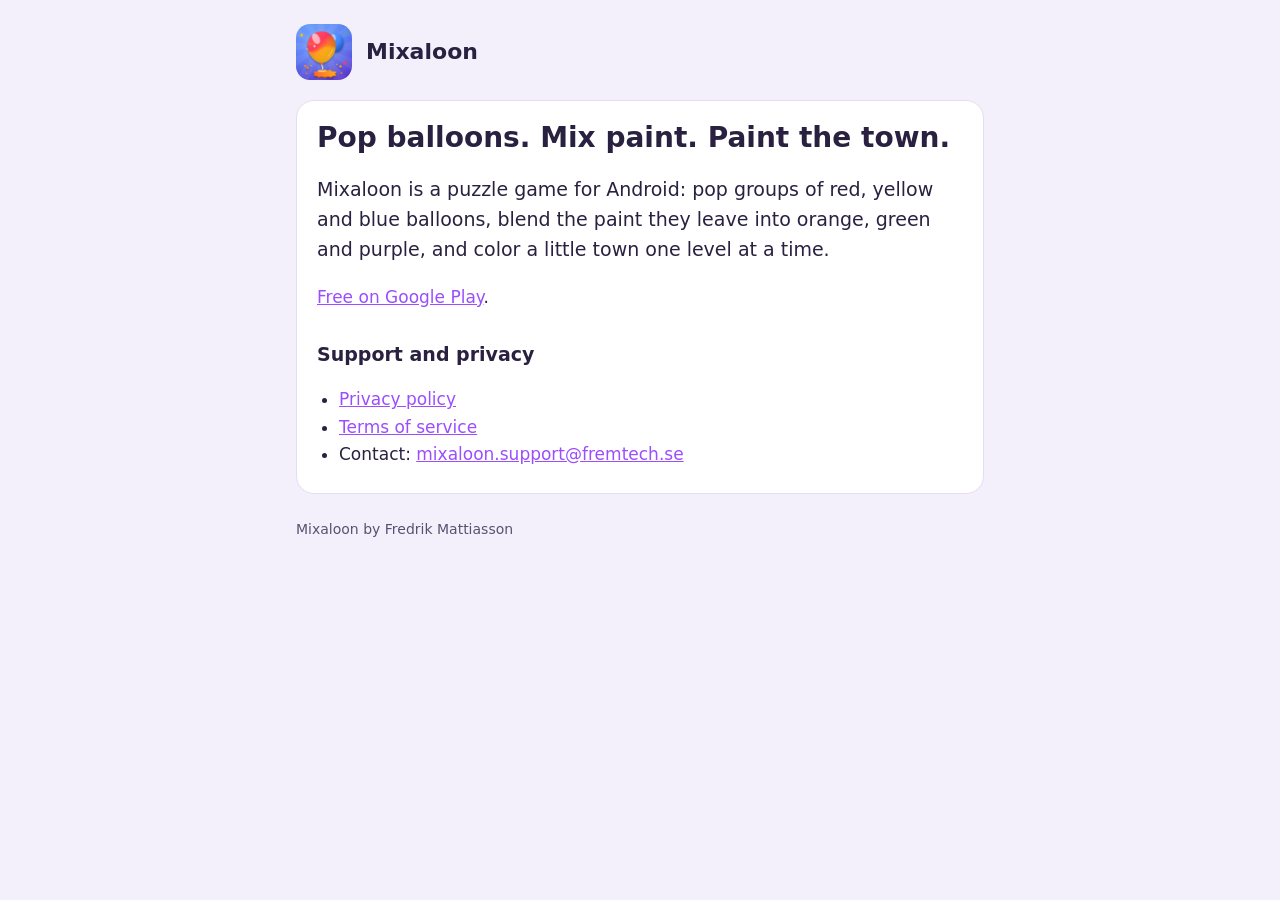
<file: index.html>
<!doctype html>
<html lang="en">
<head>
  <meta charset="utf-8">
  <meta name="viewport" content="width=device-width, initial-scale=1">
  <title>Mixaloon</title>
  <meta name="description" content="Mixaloon: pop balloons, mix paint, paint the town. A puzzle game for Android.">
  <link rel="icon" href="icon.png">
  <link rel="stylesheet" href="style.css">
</head>
<body>
<main>
  <header><img src="icon.png" alt=""><a href="./">Mixaloon</a></header>
  <article class="card">
    <h1>Pop balloons. Mix paint. Paint the town.</h1>
    <p class="lead">Mixaloon is a puzzle game for Android: pop groups of red, yellow and blue balloons, blend the paint they leave into orange, green and purple, and color a little town one level at a time.</p>
    <p><a href="https://play.google.com/store/apps/details?id=se.mixaloon.game">Free on Google Play</a>.</p>
    <h2>Support and privacy</h2>
    <ul>
      <li><a href="privacy/">Privacy policy</a></li>
      <li><a href="terms/">Terms of service</a></li>
      <li>Contact: <a href="mailto:mixaloon.support@fremtech.se">mixaloon.support@fremtech.se</a></li>
    </ul>
  </article>
  <footer>Mixaloon by Fredrik Mattiasson</footer>
</main>
</body>
</html>
</file>
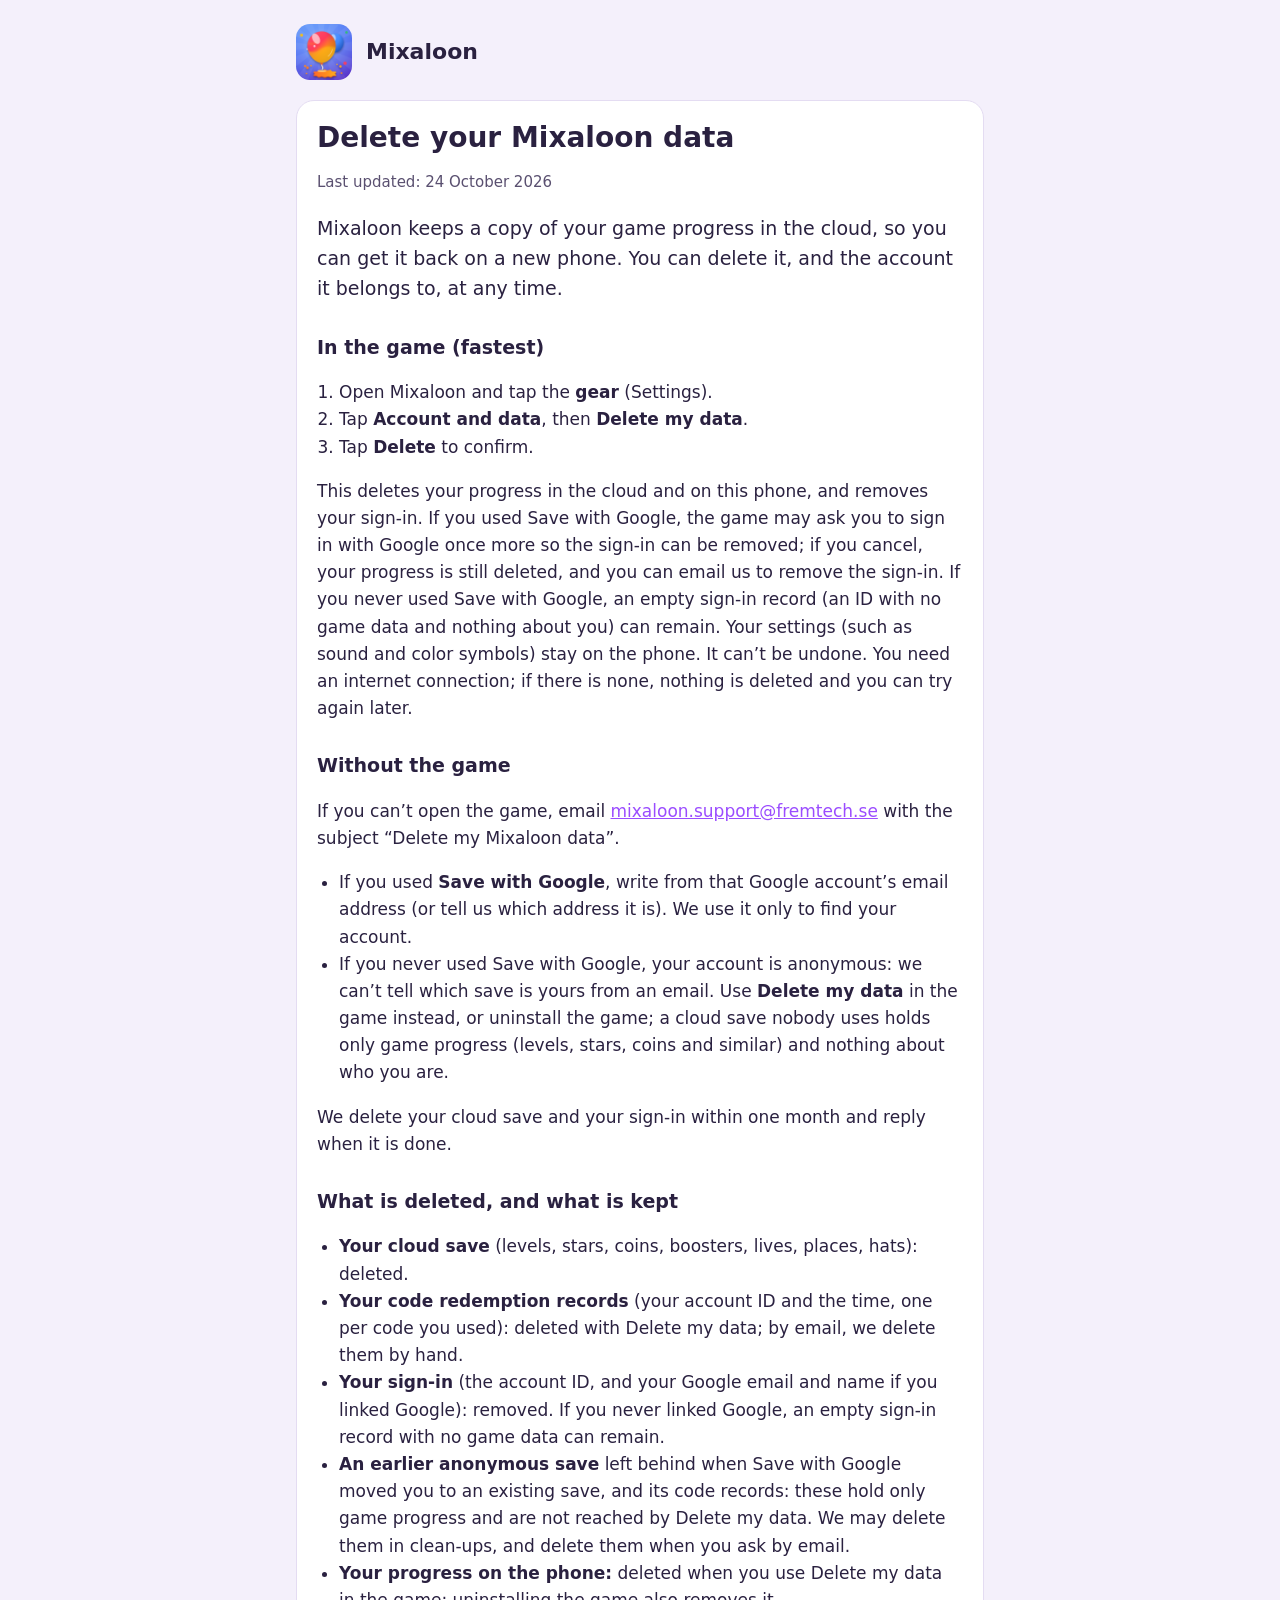
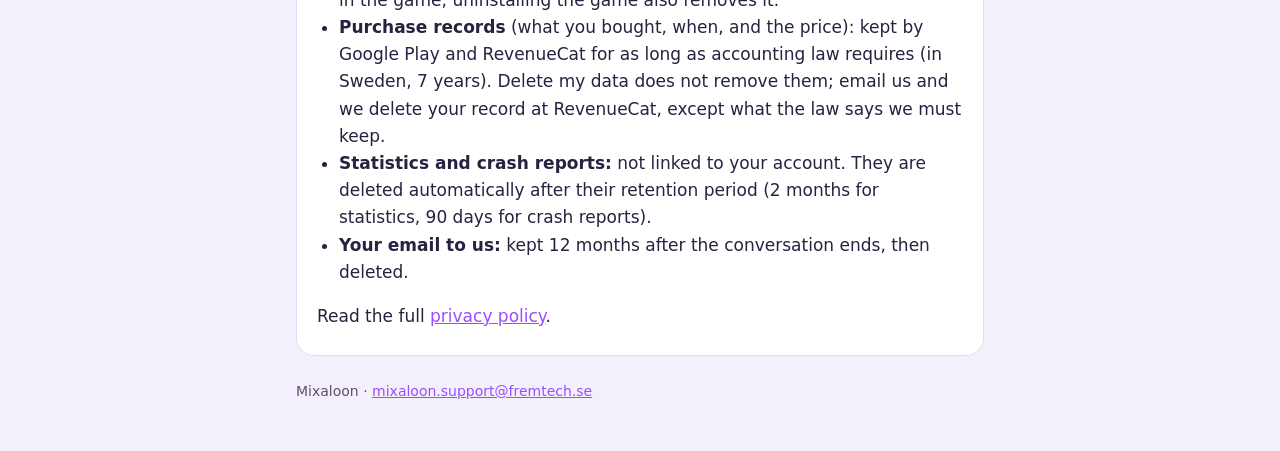
<file: delete/index.html>
<!doctype html>
<html lang="en">
<head>
  <meta charset="utf-8">
  <meta name="viewport" content="width=device-width, initial-scale=1">
  <title>Delete your Mixaloon data</title>
  <meta name="description" content="How to delete your Mixaloon cloud save and account, in the game or by email, and what is deleted.">
  <link rel="icon" href="../icon.png">
  <link rel="stylesheet" href="../style.css">
</head>
<body>
<main>
  <header><img src="../icon.png" alt=""><a href="../">Mixaloon</a></header>
  <article class="card">
    <h1>Delete your Mixaloon data</h1>
    <p class="muted">Last updated: 24 October 2026</p>

    <p class="lead">Mixaloon keeps a copy of your game progress in the cloud, so you can get it back on a new phone. You can delete it, and the account it belongs to, at any time.</p>

    <h2>In the game (fastest)</h2>
    <ol>
      <li>Open Mixaloon and tap the <strong>gear</strong> (Settings).</li>
      <li>Tap <strong>Account and data</strong>, then <strong>Delete my data</strong>.</li>
      <li>Tap <strong>Delete</strong> to confirm.</li>
    </ol>
    <p>This deletes your progress in the cloud and on this phone, and removes your sign-in. If you used Save with Google, the game may ask you to sign in with Google once more so the sign-in can be removed; if you cancel, your progress is still deleted, and you can email us to remove the sign-in. If you never used Save with Google, an empty sign-in record (an ID with no game data and nothing about you) can remain. Your settings (such as sound and color symbols) stay on the phone. It can’t be undone. You need an internet connection; if there is none, nothing is deleted and you can try again later.</p>

    <h2>Without the game</h2>
    <p>If you can’t open the game, email <a href="mailto:mixaloon.support@fremtech.se">mixaloon.support@fremtech.se</a> with the subject “Delete my Mixaloon data”.</p>
    <ul>
      <li>If you used <strong>Save with Google</strong>, write from that Google account’s email address (or tell us which address it is). We use it only to find your account.</li>
      <li>If you never used Save with Google, your account is anonymous: we can’t tell which save is yours from an email. Use <strong>Delete my data</strong> in the game instead, or uninstall the game; a cloud save nobody uses holds only game progress (levels, stars, coins and similar) and nothing about who you are.</li>
    </ul>
    <p>We delete your cloud save and your sign-in within one month and reply when it is done.</p>

    <h2>What is deleted, and what is kept</h2>
    <ul>
      <li><strong>Your cloud save</strong> (levels, stars, coins, boosters, lives, places, hats): deleted.</li>
      <li><strong>Your code redemption records</strong> (your account ID and the time, one per code you used): deleted with Delete my data; by email, we delete them by hand.</li>
      <li><strong>Your sign-in</strong> (the account ID, and your Google email and name if you linked Google): removed. If you never linked Google, an empty sign-in record with no game data can remain.</li>
      <li><strong>An earlier anonymous save</strong> left behind when Save with Google moved you to an existing save, and its code records: these hold only game progress and are not reached by Delete my data. We may delete them in clean-ups, and delete them when you ask by email.</li>
      <li><strong>Your progress on the phone:</strong> deleted when you use Delete my data in the game; uninstalling the game also removes it.</li>
      <li><strong>Purchase records</strong> (what you bought, when, and the price): kept by Google Play and RevenueCat for as long as accounting law requires (in Sweden, 7 years). Delete my data does not remove them; email us and we delete your record at RevenueCat, except what the law says we must keep.</li>
      <li><strong>Statistics and crash reports:</strong> not linked to your account. They are deleted automatically after their retention period (2 months for statistics, 90 days for crash reports).</li>
      <li><strong>Your email to us:</strong> kept 12 months after the conversation ends, then deleted.</li>
    </ul>
    <p>Read the full <a href="../privacy/">privacy policy</a>.</p>
  </article>
  <footer>Mixaloon · <a href="mailto:mixaloon.support@fremtech.se">mixaloon.support@fremtech.se</a></footer>
</main>
</body>
</html>
</file>
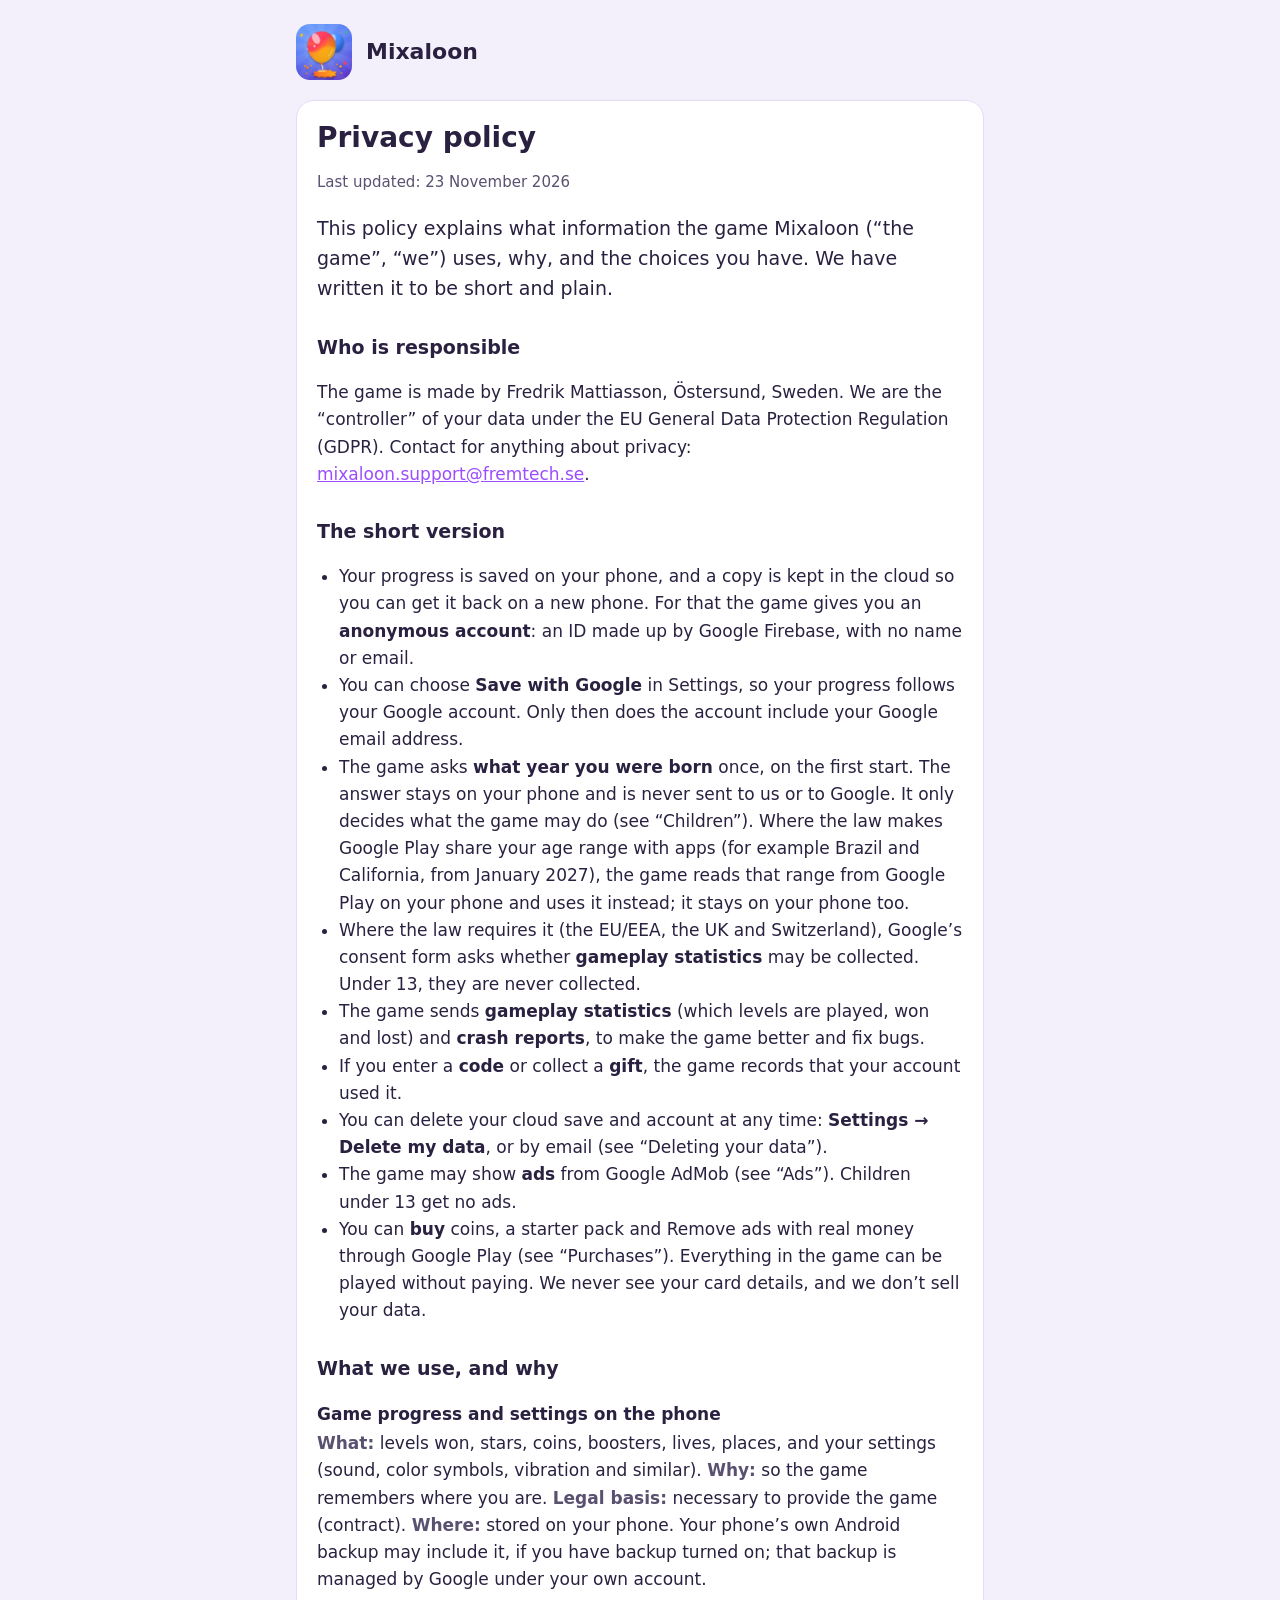
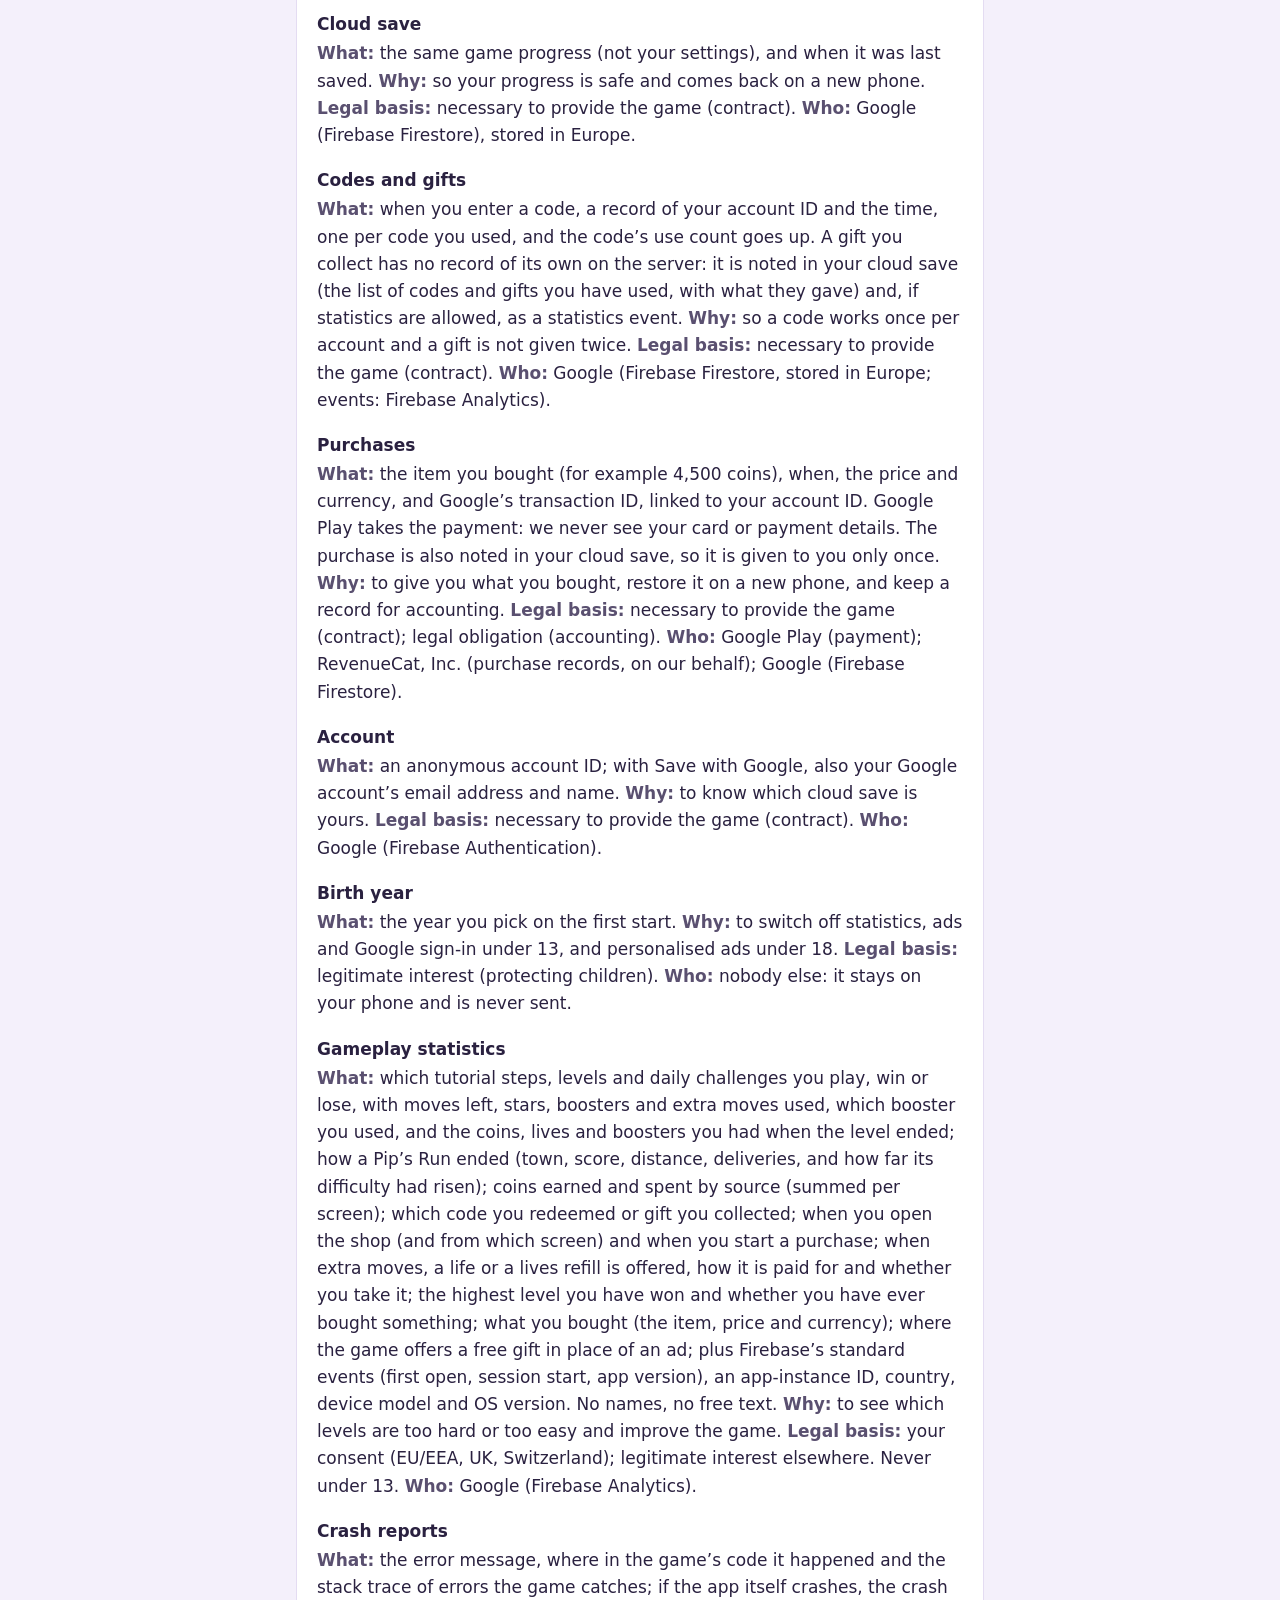
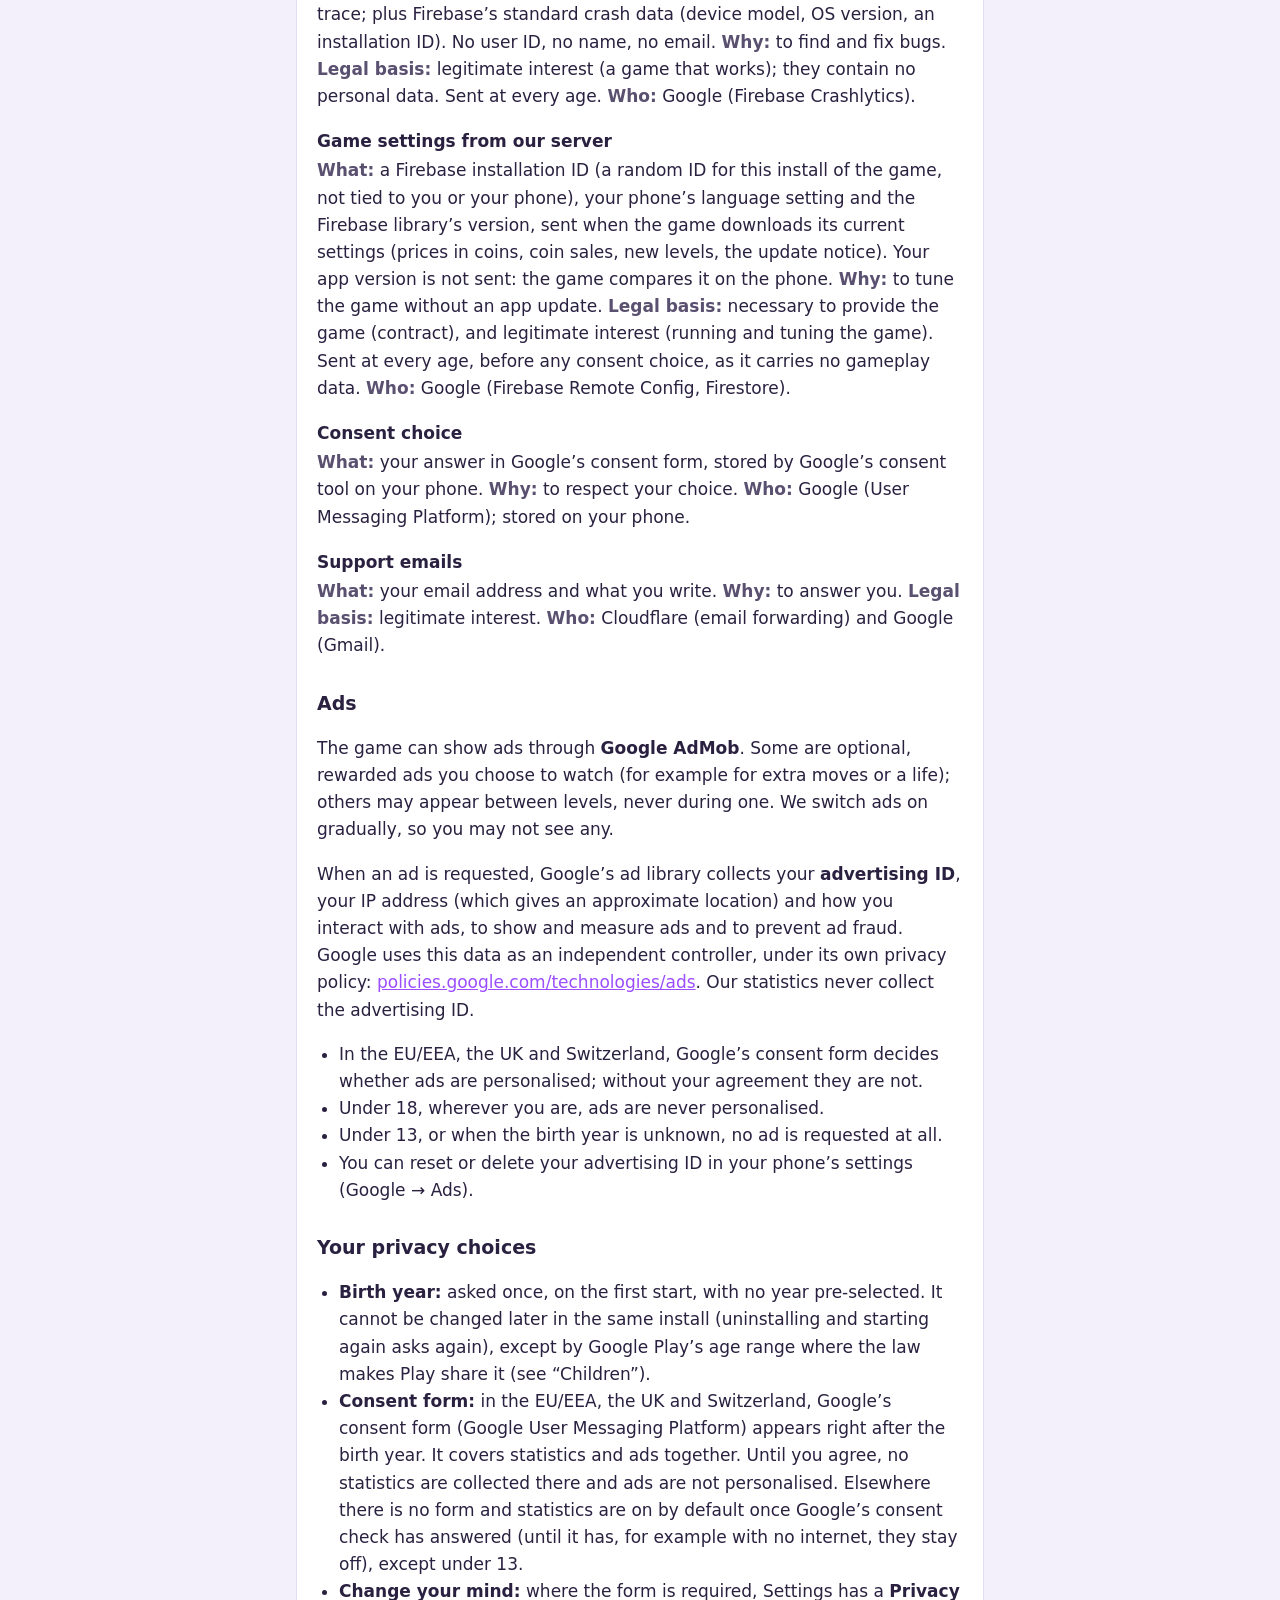
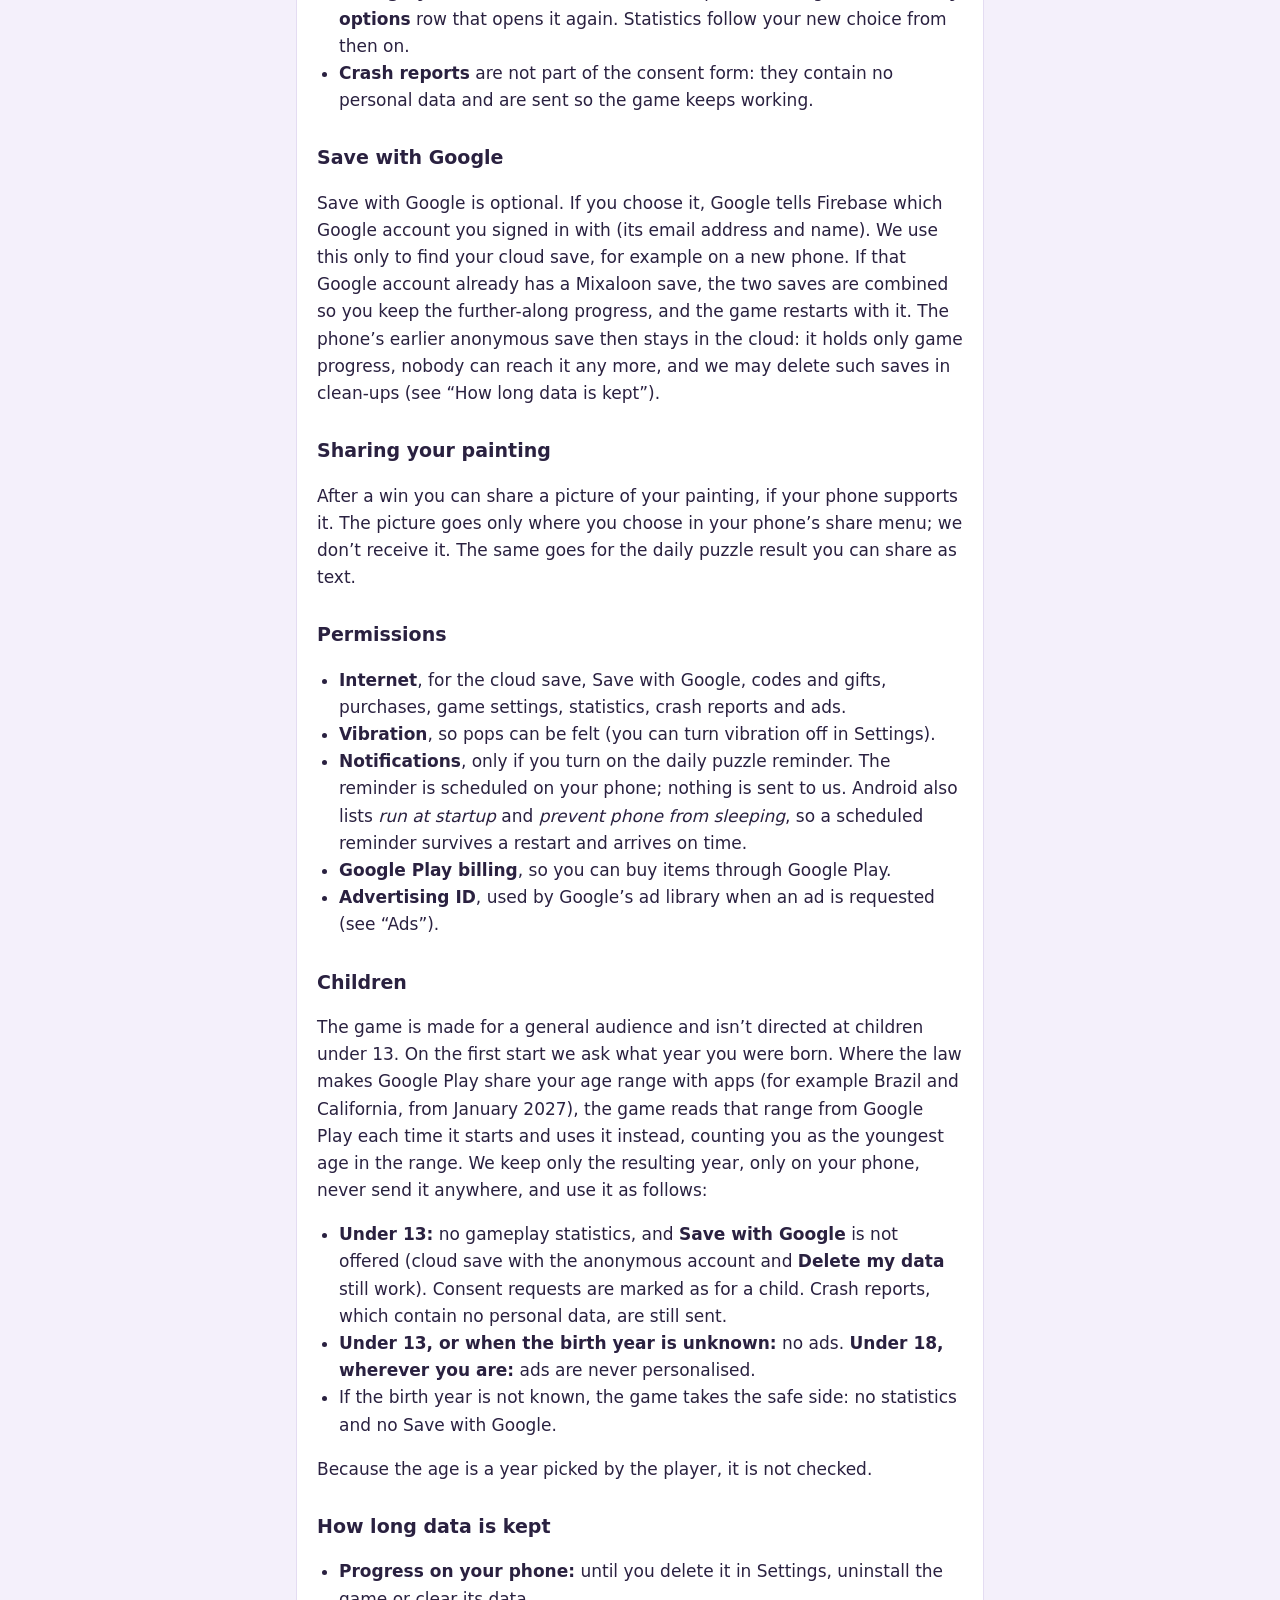
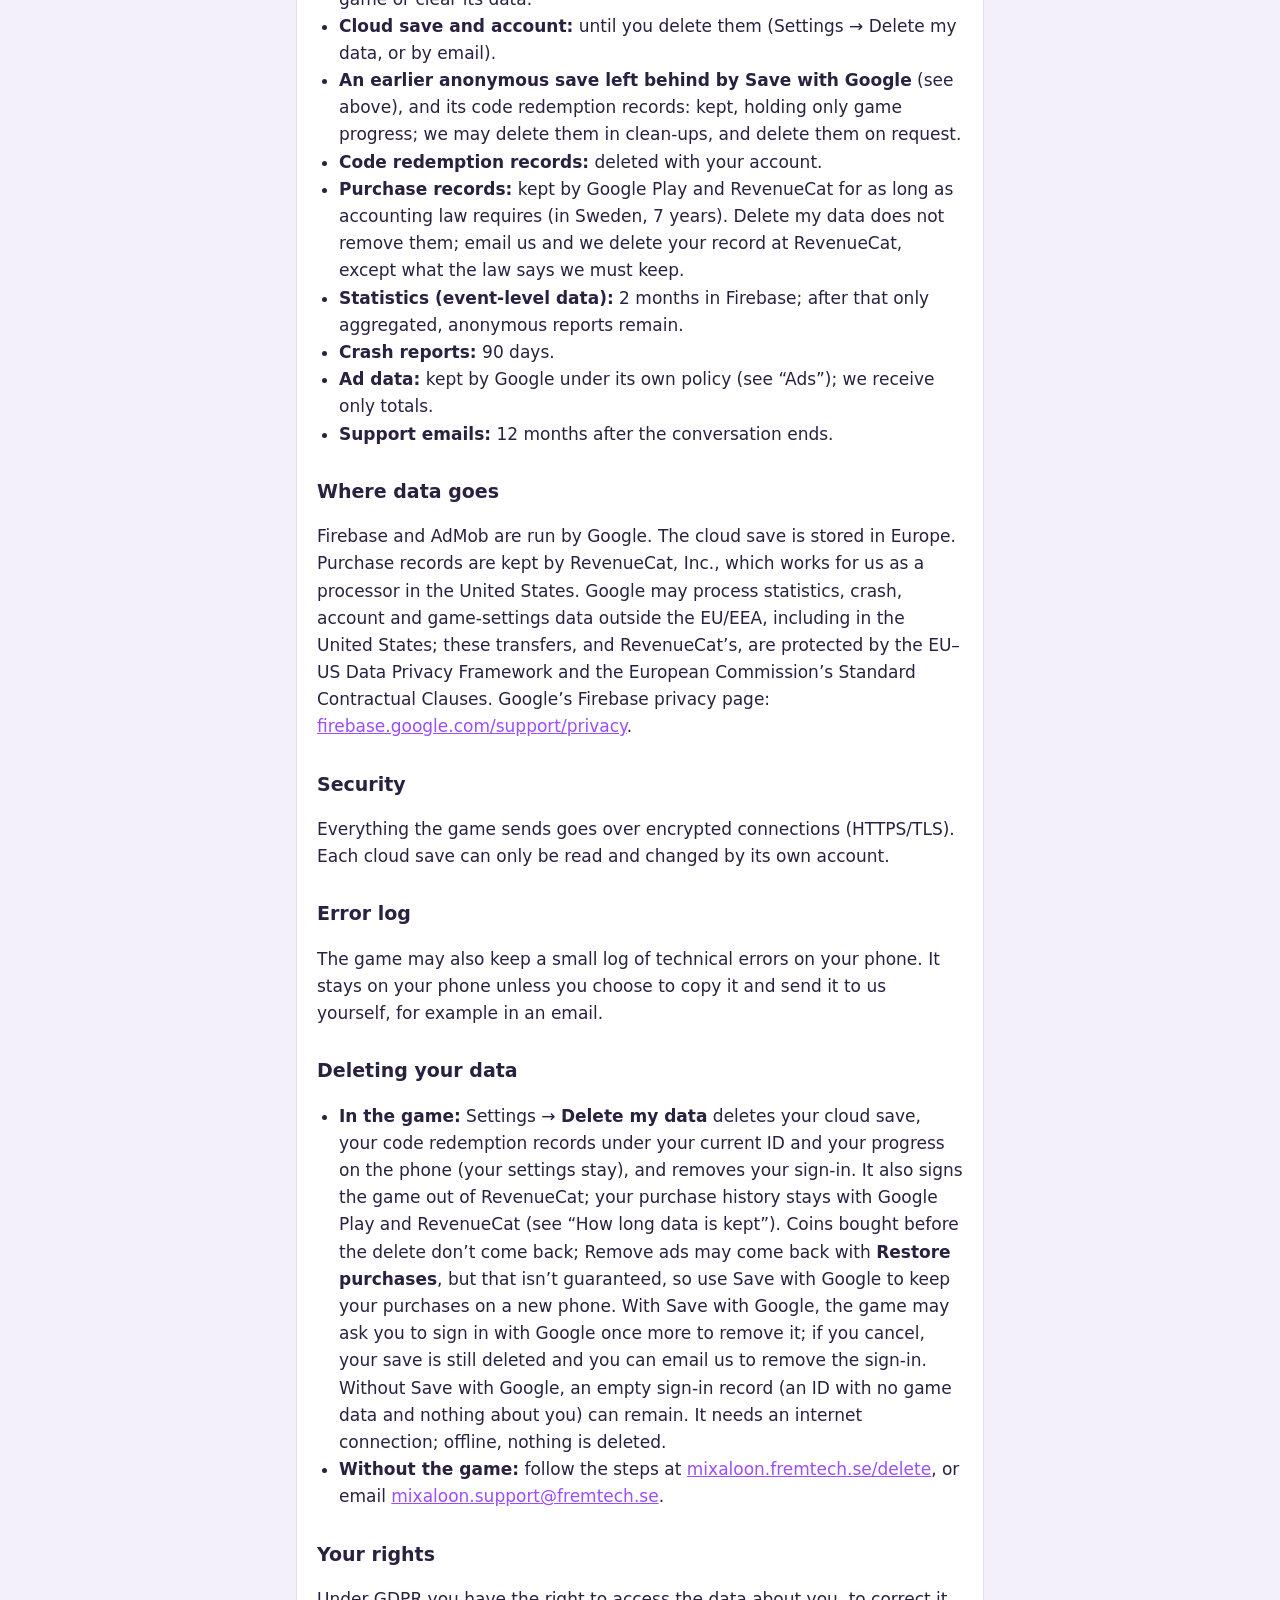
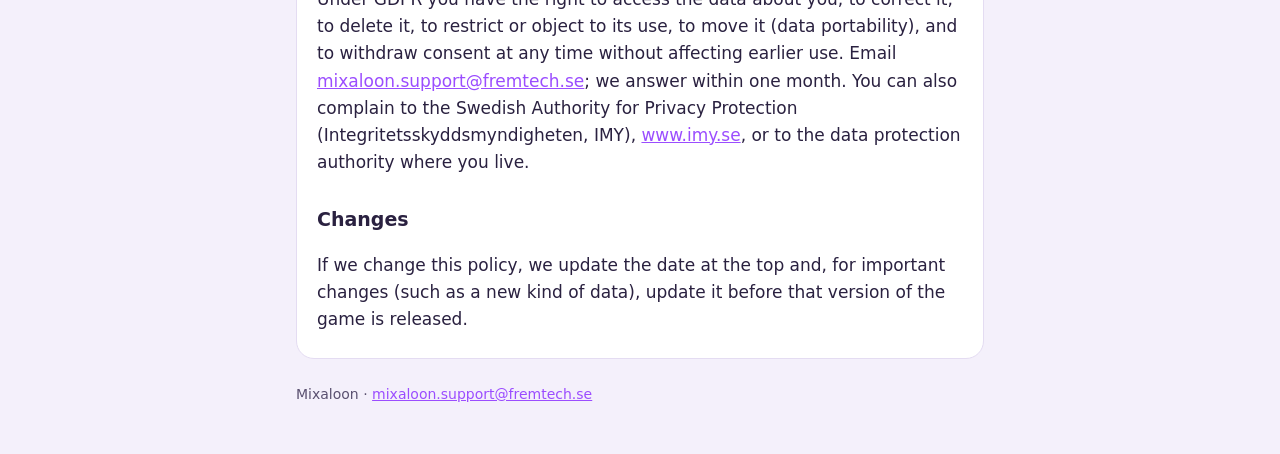
<file: privacy/index.html>
<!doctype html>
<html lang="en">
<head>
  <meta charset="utf-8">
  <meta name="viewport" content="width=device-width, initial-scale=1">
  <title>Mixaloon privacy policy</title>
  <meta name="description" content="Privacy policy for the game Mixaloon: cloud save, optional Save with Google, gameplay statistics, crash reports, ads, purchases, and how to delete your data.">
  <link rel="icon" href="../icon.png">
  <link rel="stylesheet" href="../style.css">
</head>
<body>
<main>
  <header><img src="../icon.png" alt=""><a href="../">Mixaloon</a></header>
  <article class="card">
    <h1>Privacy policy</h1>
    <p class="muted">Last updated: 23 November 2026</p>

    <p class="lead">This policy explains what information the game Mixaloon (“the game”, “we”) uses, why, and the choices you have. We have written it to be short and plain.</p>

    <h2>Who is responsible</h2>
    <p>The game is made by Fredrik Mattiasson, Östersund, Sweden. We are the “controller” of your data under the EU General Data Protection Regulation (GDPR). Contact for anything about privacy: <a href="mailto:mixaloon.support@fremtech.se">mixaloon.support@fremtech.se</a>.</p>

    <h2>The short version</h2>
    <ul>
      <li>Your progress is saved on your phone, and a copy is kept in the cloud so you can get it back on a new phone. For that the game gives you an <strong>anonymous account</strong>: an ID made up by Google Firebase, with no name or email.</li>
      <li>You can choose <strong>Save with Google</strong> in Settings, so your progress follows your Google account. Only then does the account include your Google email address.</li>
      <li>The game asks <strong>what year you were born</strong> once, on the first start. The answer stays on your phone and is never sent to us or to Google. It only decides what the game may do (see “Children”). Where the law makes Google Play share your age range with apps (for example Brazil and California, from January 2027), the game reads that range from Google Play on your phone and uses it instead; it stays on your phone too.</li>
      <li>Where the law requires it (the EU/EEA, the UK and Switzerland), Google’s consent form asks whether <strong>gameplay statistics</strong> may be collected. Under 13, they are never collected.</li>
      <li>The game sends <strong>gameplay statistics</strong> (which levels are played, won and lost) and <strong>crash reports</strong>, to make the game better and fix bugs.</li>
      <li>If you enter a <strong>code</strong> or collect a <strong>gift</strong>, the game records that your account used it.</li>
      <li>You can delete your cloud save and account at any time: <strong>Settings → Delete my data</strong>, or by email (see “Deleting your data”).</li>
      <li>The game may show <strong>ads</strong> from Google AdMob (see “Ads”). Children under 13 get no ads.</li>
      <li>You can <strong>buy</strong> coins, a starter pack and Remove ads with real money through Google Play (see “Purchases”). Everything in the game can be played without paying. We never see your card details, and we don’t sell your data.</li>
    </ul>

    <h2>What we use, and why</h2>

    <div class="item">
      <h3>Game progress and settings on the phone</h3>
      <p><b>What:</b> levels won, stars, coins, boosters, lives, places, and your settings (sound, color symbols, vibration and similar). <b>Why:</b> so the game remembers where you are. <b>Legal basis:</b> necessary to provide the game (contract). <b>Where:</b> stored on your phone. Your phone’s own Android backup may include it, if you have backup turned on; that backup is managed by Google under your own account.</p>
    </div>
    <div class="item">
      <h3>Cloud save</h3>
      <p><b>What:</b> the same game progress (not your settings), and when it was last saved. <b>Why:</b> so your progress is safe and comes back on a new phone. <b>Legal basis:</b> necessary to provide the game (contract). <b>Who:</b> Google (Firebase Firestore), stored in Europe.</p>
    </div>
    <div class="item">
      <h3>Codes and gifts</h3>
      <p><b>What:</b> when you enter a code, a record of your account ID and the time, one per code you used, and the code’s use count goes up. A gift you collect has no record of its own on the server: it is noted in your cloud save (the list of codes and gifts you have used, with what they gave) and, if statistics are allowed, as a statistics event. <b>Why:</b> so a code works once per account and a gift is not given twice. <b>Legal basis:</b> necessary to provide the game (contract). <b>Who:</b> Google (Firebase Firestore, stored in Europe; events: Firebase Analytics).</p>
    </div>
    <div class="item">
      <h3>Purchases</h3>
      <p><b>What:</b> the item you bought (for example 4,500 coins), when, the price and currency, and Google’s transaction ID, linked to your account ID. Google Play takes the payment: we never see your card or payment details. The purchase is also noted in your cloud save, so it is given to you only once. <b>Why:</b> to give you what you bought, restore it on a new phone, and keep a record for accounting. <b>Legal basis:</b> necessary to provide the game (contract); legal obligation (accounting). <b>Who:</b> Google Play (payment); RevenueCat, Inc. (purchase records, on our behalf); Google (Firebase Firestore).</p>
    </div>
    <div class="item">
      <h3>Account</h3>
      <p><b>What:</b> an anonymous account ID; with Save with Google, also your Google account’s email address and name. <b>Why:</b> to know which cloud save is yours. <b>Legal basis:</b> necessary to provide the game (contract). <b>Who:</b> Google (Firebase Authentication).</p>
    </div>
    <div class="item">
      <h3>Birth year</h3>
      <p><b>What:</b> the year you pick on the first start. <b>Why:</b> to switch off statistics, ads and Google sign-in under 13, and personalised ads under 18. <b>Legal basis:</b> legitimate interest (protecting children). <b>Who:</b> nobody else: it stays on your phone and is never sent.</p>
    </div>
    <div class="item">
      <h3>Gameplay statistics</h3>
      <p><b>What:</b> which tutorial steps, levels and daily challenges you play, win or lose, with moves left, stars, boosters and extra moves used, which booster you used, and the coins, lives and boosters you had when the level ended; how a Pip’s Run ended (town, score, distance, deliveries, and how far its difficulty had risen); coins earned and spent by source (summed per screen); which code you redeemed or gift you collected; when you open the shop (and from which screen) and when you start a purchase; when extra moves, a life or a lives refill is offered, how it is paid for and whether you take it; the highest level you have won and whether you have ever bought something; what you bought (the item, price and currency); where the game offers a free gift in place of an ad; plus Firebase’s standard events (first open, session start, app version), an app-instance ID, country, device model and OS version. No names, no free text. <b>Why:</b> to see which levels are too hard or too easy and improve the game. <b>Legal basis:</b> your consent (EU/EEA, UK, Switzerland); legitimate interest elsewhere. Never under 13. <b>Who:</b> Google (Firebase Analytics).</p>
    </div>
    <div class="item">
      <h3>Crash reports</h3>
      <p><b>What:</b> the error message, where in the game’s code it happened and the stack trace of errors the game catches; if the app itself crashes, the crash trace; plus Firebase’s standard crash data (device model, OS version, an installation ID). No user ID, no name, no email. <b>Why:</b> to find and fix bugs. <b>Legal basis:</b> legitimate interest (a game that works); they contain no personal data. Sent at every age. <b>Who:</b> Google (Firebase Crashlytics).</p>
    </div>
    <div class="item">
      <h3>Game settings from our server</h3>
      <p><b>What:</b> a Firebase installation ID (a random ID for this install of the game, not tied to you or your phone), your phone’s language setting and the Firebase library’s version, sent when the game downloads its current settings (prices in coins, coin sales, new levels, the update notice). Your app version is not sent: the game compares it on the phone. <b>Why:</b> to tune the game without an app update. <b>Legal basis:</b> necessary to provide the game (contract), and legitimate interest (running and tuning the game). Sent at every age, before any consent choice, as it carries no gameplay data. <b>Who:</b> Google (Firebase Remote Config, Firestore).</p>
    </div>
    <div class="item">
      <h3>Consent choice</h3>
      <p><b>What:</b> your answer in Google’s consent form, stored by Google’s consent tool on your phone. <b>Why:</b> to respect your choice. <b>Who:</b> Google (User Messaging Platform); stored on your phone.</p>
    </div>
    <div class="item">
      <h3>Support emails</h3>
      <p><b>What:</b> your email address and what you write. <b>Why:</b> to answer you. <b>Legal basis:</b> legitimate interest. <b>Who:</b> Cloudflare (email forwarding) and Google (Gmail).</p>
    </div>

    <h2>Ads</h2>
    <p>The game can show ads through <strong>Google AdMob</strong>. Some are optional, rewarded ads you choose to watch (for example for extra moves or a life); others may appear between levels, never during one. We switch ads on gradually, so you may not see any.</p>
    <p>When an ad is requested, Google’s ad library collects your <strong>advertising ID</strong>, your IP address (which gives an approximate location) and how you interact with ads, to show and measure ads and to prevent ad fraud. Google uses this data as an independent controller, under its own privacy policy: <a href="https://policies.google.com/technologies/ads">policies.google.com/technologies/ads</a>. Our statistics never collect the advertising ID.</p>
    <ul>
      <li>In the EU/EEA, the UK and Switzerland, Google’s consent form decides whether ads are personalised; without your agreement they are not.</li>
      <li>Under 18, wherever you are, ads are never personalised.</li>
      <li>Under 13, or when the birth year is unknown, no ad is requested at all.</li>
      <li>You can reset or delete your advertising ID in your phone’s settings (Google → Ads).</li>
    </ul>

    <h2>Your privacy choices</h2>
    <ul>
      <li><strong>Birth year:</strong> asked once, on the first start, with no year pre-selected. It cannot be changed later in the same install (uninstalling and starting again asks again), except by Google Play’s age range where the law makes Play share it (see “Children”).</li>
      <li><strong>Consent form:</strong> in the EU/EEA, the UK and Switzerland, Google’s consent form (Google User Messaging Platform) appears right after the birth year. It covers statistics and ads together. Until you agree, no statistics are collected there and ads are not personalised. Elsewhere there is no form and statistics are on by default once Google’s consent check has answered (until it has, for example with no internet, they stay off), except under 13.</li>
      <li><strong>Change your mind:</strong> where the form is required, Settings has a <strong>Privacy options</strong> row that opens it again. Statistics follow your new choice from then on.</li>
      <li><strong>Crash reports</strong> are not part of the consent form: they contain no personal data and are sent so the game keeps working.</li>
    </ul>

    <h2>Save with Google</h2>
    <p>Save with Google is optional. If you choose it, Google tells Firebase which Google account you signed in with (its email address and name). We use this only to find your cloud save, for example on a new phone. If that Google account already has a Mixaloon save, the two saves are combined so you keep the further-along progress, and the game restarts with it. The phone’s earlier anonymous save then stays in the cloud: it holds only game progress, nobody can reach it any more, and we may delete such saves in clean-ups (see “How long data is kept”).</p>

    <h2>Sharing your painting</h2>
    <p>After a win you can share a picture of your painting, if your phone supports it. The picture goes only where you choose in your phone’s share menu; we don’t receive it. The same goes for the daily puzzle result you can share as text.</p>

    <h2>Permissions</h2>
    <ul>
      <li><strong>Internet</strong>, for the cloud save, Save with Google, codes and gifts, purchases, game settings, statistics, crash reports and ads.</li>
      <li><strong>Vibration</strong>, so pops can be felt (you can turn vibration off in Settings).</li>
      <li><strong>Notifications</strong>, only if you turn on the daily puzzle reminder. The reminder is scheduled on your phone; nothing is sent to us. Android also lists <em>run at startup</em> and <em>prevent phone from sleeping</em>, so a scheduled reminder survives a restart and arrives on time.</li>
      <li><strong>Google Play billing</strong>, so you can buy items through Google Play.</li>
      <li><strong>Advertising ID</strong>, used by Google’s ad library when an ad is requested (see “Ads”).</li>
    </ul>

    <h2>Children</h2>
    <p>The game is made for a general audience and isn’t directed at children under 13. On the first start we ask what year you were born. Where the law makes Google Play share your age range with apps (for example Brazil and California, from January 2027), the game reads that range from Google Play each time it starts and uses it instead, counting you as the youngest age in the range. We keep only the resulting year, only on your phone, never send it anywhere, and use it as follows:</p>
    <ul>
      <li><strong>Under 13:</strong> no gameplay statistics, and <strong>Save with Google</strong> is not offered (cloud save with the anonymous account and <strong>Delete my data</strong> still work). Consent requests are marked as for a child. Crash reports, which contain no personal data, are still sent.</li>
      <li><strong>Under 13, or when the birth year is unknown:</strong> no ads. <strong>Under 18, wherever you are:</strong> ads are never personalised.</li>
      <li>If the birth year is not known, the game takes the safe side: no statistics and no Save with Google.</li>
    </ul>
    <p>Because the age is a year picked by the player, it is not checked.</p>

    <h2>How long data is kept</h2>
    <ul>
      <li><strong>Progress on your phone:</strong> until you delete it in Settings, uninstall the game or clear its data.</li>
      <li><strong>Cloud save and account:</strong> until you delete them (Settings → Delete my data, or by email).</li>
      <li><strong>An earlier anonymous save left behind by Save with Google</strong> (see above), and its code redemption records: kept, holding only game progress; we may delete them in clean-ups, and delete them on request.</li>
      <li><strong>Code redemption records:</strong> deleted with your account.</li>
      <li><strong>Purchase records:</strong> kept by Google Play and RevenueCat for as long as accounting law requires (in Sweden, 7 years). Delete my data does not remove them; email us and we delete your record at RevenueCat, except what the law says we must keep.</li>
      <li><strong>Statistics (event-level data):</strong> 2 months in Firebase; after that only aggregated, anonymous reports remain.</li>
      <li><strong>Crash reports:</strong> 90 days.</li>
      <li><strong>Ad data:</strong> kept by Google under its own policy (see “Ads”); we receive only totals.</li>
      <li><strong>Support emails:</strong> 12 months after the conversation ends.</li>
    </ul>

    <h2>Where data goes</h2>
    <p>Firebase and AdMob are run by Google. The cloud save is stored in Europe. Purchase records are kept by RevenueCat, Inc., which works for us as a processor in the United States. Google may process statistics, crash, account and game-settings data outside the EU/EEA, including in the United States; these transfers, and RevenueCat’s, are protected by the EU–US Data Privacy Framework and the European Commission’s Standard Contractual Clauses. Google’s Firebase privacy page: <a href="https://firebase.google.com/support/privacy">firebase.google.com/support/privacy</a>.</p>

    <h2>Security</h2>
    <p>Everything the game sends goes over encrypted connections (HTTPS/TLS). Each cloud save can only be read and changed by its own account.</p>

    <h2>Error log</h2>
    <p>The game may also keep a small log of technical errors on your phone. It stays on your phone unless you choose to copy it and send it to us yourself, for example in an email.</p>

    <h2>Deleting your data</h2>
    <ul>
      <li><strong>In the game:</strong> Settings → <strong>Delete my data</strong> deletes your cloud save, your code redemption records under your current ID and your progress on the phone (your settings stay), and removes your sign-in. It also signs the game out of RevenueCat; your purchase history stays with Google Play and RevenueCat (see “How long data is kept”). Coins bought before the delete don’t come back; Remove ads may come back with <strong>Restore purchases</strong>, but that isn’t guaranteed, so use Save with Google to keep your purchases on a new phone. With Save with Google, the game may ask you to sign in with Google once more to remove it; if you cancel, your save is still deleted and you can email us to remove the sign-in. Without Save with Google, an empty sign-in record (an ID with no game data and nothing about you) can remain. It needs an internet connection; offline, nothing is deleted.</li>
      <li><strong>Without the game:</strong> follow the steps at <a href="../delete/">mixaloon.fremtech.se/delete</a>, or email <a href="mailto:mixaloon.support@fremtech.se">mixaloon.support@fremtech.se</a>.</li>
    </ul>

    <h2>Your rights</h2>
    <p>Under GDPR you have the right to access the data about you, to correct it, to delete it, to restrict or object to its use, to move it (data portability), and to withdraw consent at any time without affecting earlier use. Email <a href="mailto:mixaloon.support@fremtech.se">mixaloon.support@fremtech.se</a>; we answer within one month. You can also complain to the Swedish Authority for Privacy Protection (Integritetsskyddsmyndigheten, IMY), <a href="https://www.imy.se">www.imy.se</a>, or to the data protection authority where you live.</p>

    <h2>Changes</h2>
    <p>If we change this policy, we update the date at the top and, for important changes (such as a new kind of data), update it before that version of the game is released.</p>
  </article>
  <footer>Mixaloon · <a href="mailto:mixaloon.support@fremtech.se">mixaloon.support@fremtech.se</a></footer>
</main>
</body>
</html>
</file>
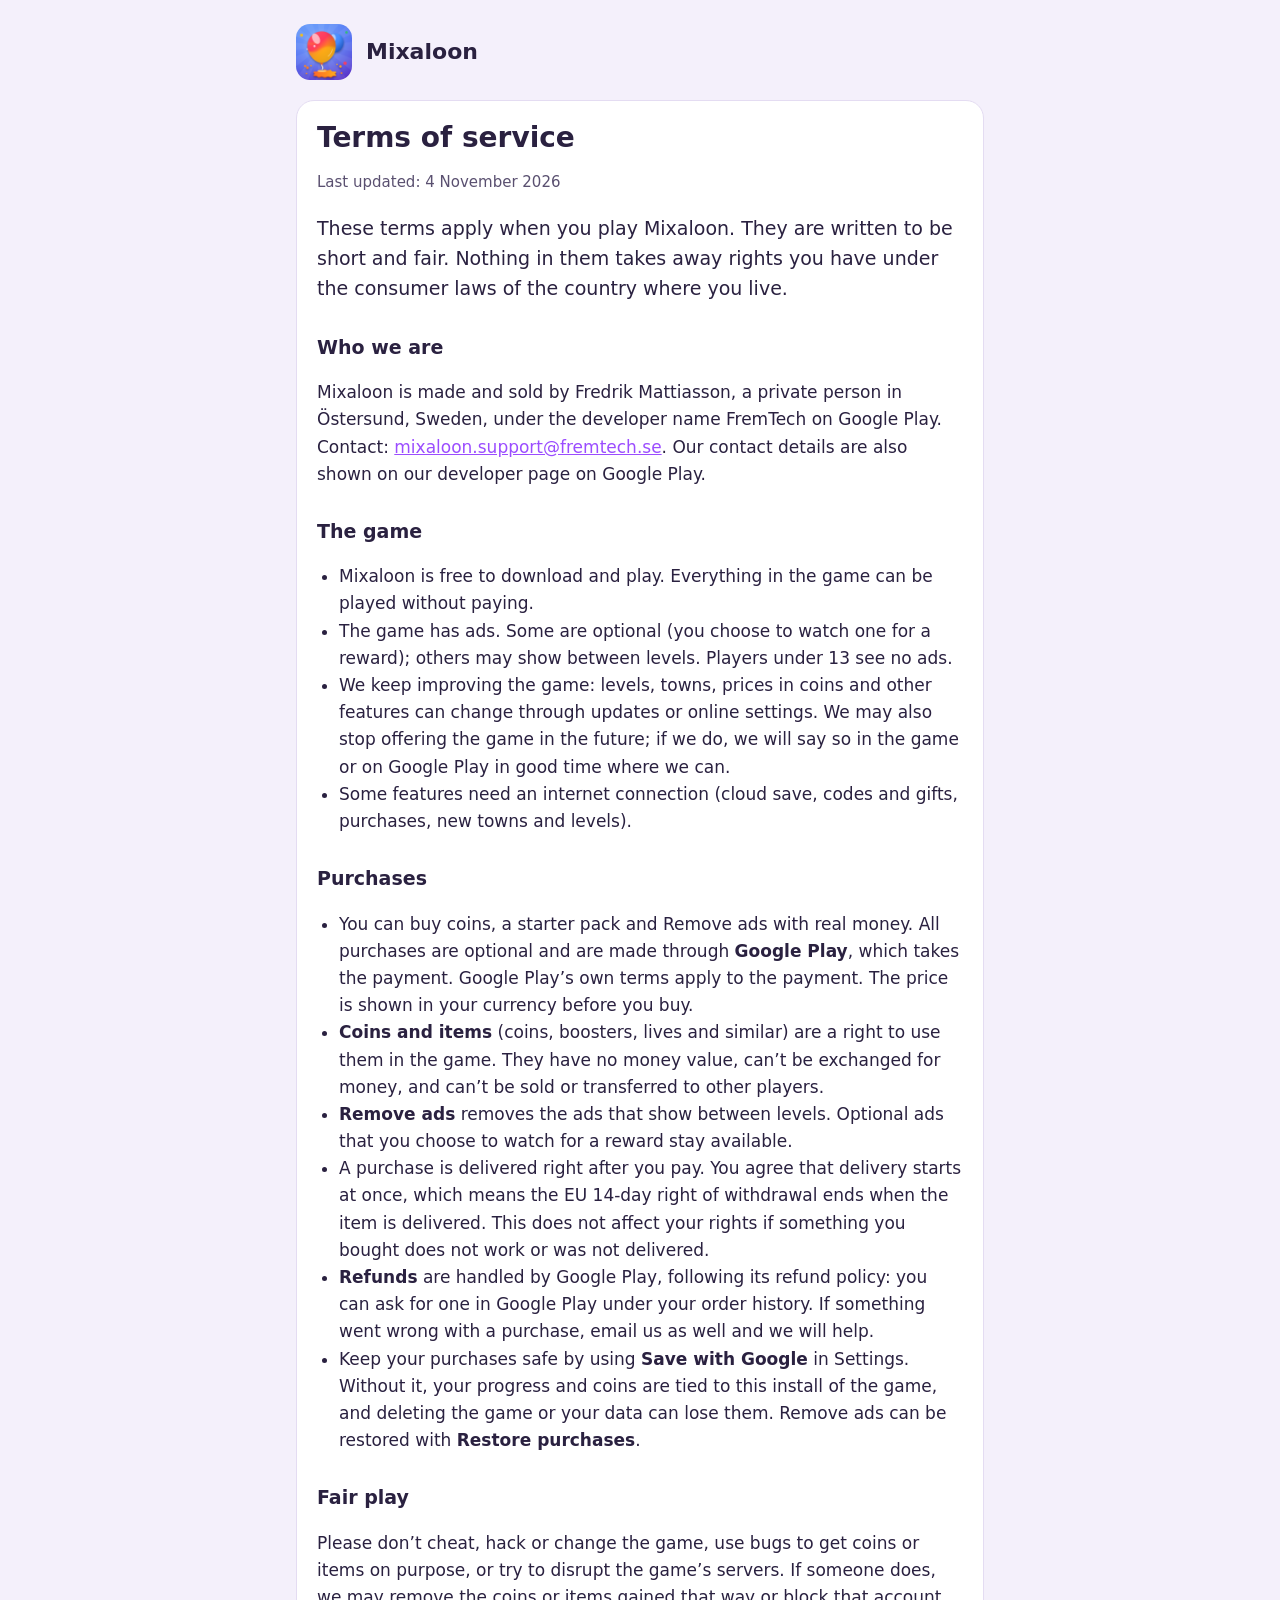
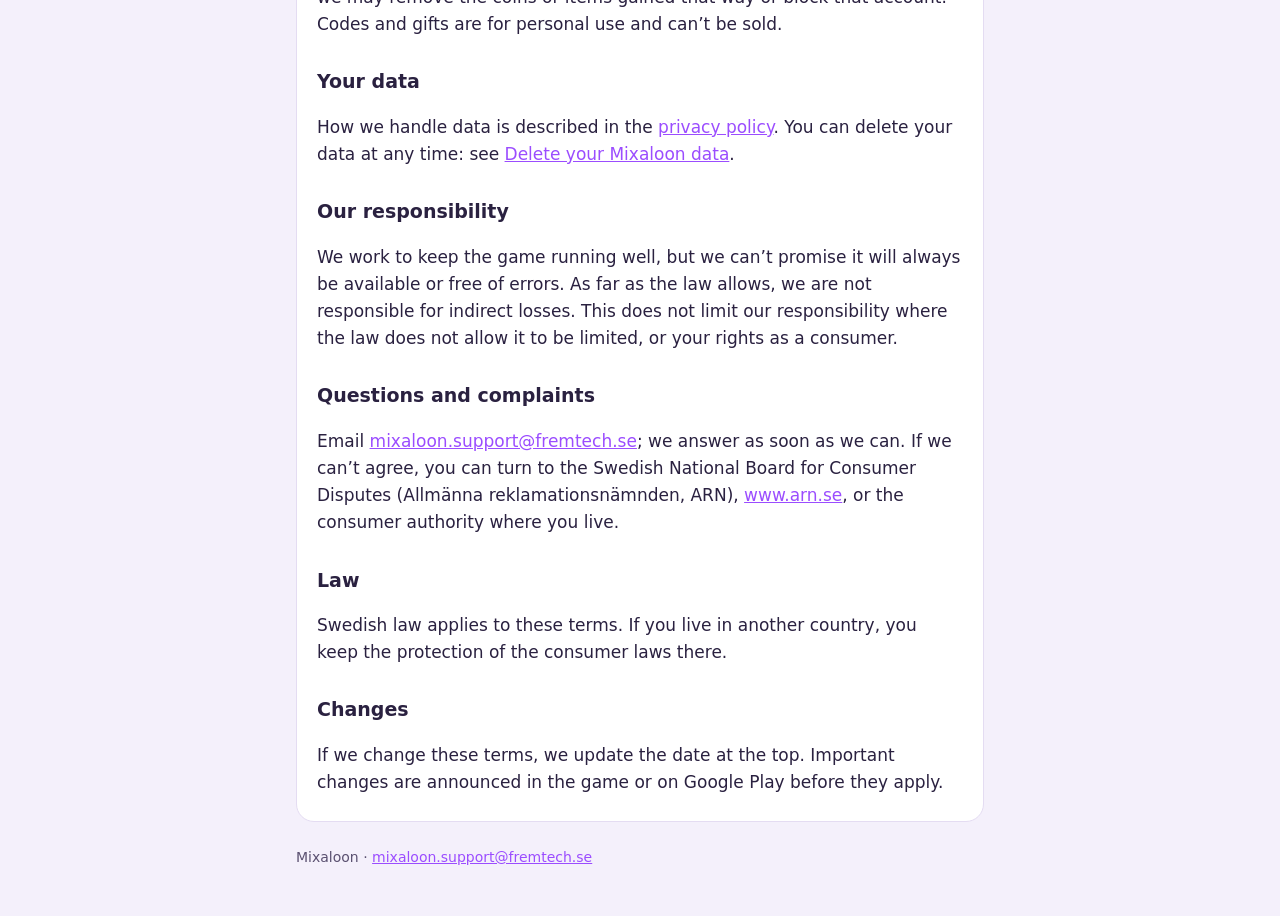
<file: terms/index.html>
<!doctype html>
<html lang="en">
<head>
  <meta charset="utf-8">
  <meta name="viewport" content="width=device-width, initial-scale=1">
  <title>Mixaloon terms of service</title>
  <meta name="description" content="Terms of service for the game Mixaloon: who we are, purchases and refunds through Google Play, coins and items, fair play, and how to contact us.">
  <link rel="icon" href="../icon.png">
  <link rel="stylesheet" href="../style.css">
</head>
<body>
<main>
  <header><img src="../icon.png" alt=""><a href="../">Mixaloon</a></header>
  <article class="card">
    <h1>Terms of service</h1>
    <p class="muted">Last updated: 4 November 2026</p>

    <p class="lead">These terms apply when you play Mixaloon. They are written to be short and fair. Nothing in them takes away rights you have under the consumer laws of the country where you live.</p>

    <h2>Who we are</h2>
    <p>Mixaloon is made and sold by Fredrik Mattiasson, a private person in Östersund, Sweden, under the developer name FremTech on Google Play. Contact: <a href="mailto:mixaloon.support@fremtech.se">mixaloon.support@fremtech.se</a>. Our contact details are also shown on our developer page on Google Play.</p>

    <h2>The game</h2>
    <ul>
      <li>Mixaloon is free to download and play. Everything in the game can be played without paying.</li>
      <li>The game has ads. Some are optional (you choose to watch one for a reward); others may show between levels. Players under 13 see no ads.</li>
      <li>We keep improving the game: levels, towns, prices in coins and other features can change through updates or online settings. We may also stop offering the game in the future; if we do, we will say so in the game or on Google Play in good time where we can.</li>
      <li>Some features need an internet connection (cloud save, codes and gifts, purchases, new towns and levels).</li>
    </ul>

    <h2>Purchases</h2>
    <ul>
      <li>You can buy coins, a starter pack and Remove ads with real money. All purchases are optional and are made through <strong>Google Play</strong>, which takes the payment. Google Play’s own terms apply to the payment. The price is shown in your currency before you buy.</li>
      <li><strong>Coins and items</strong> (coins, boosters, lives and similar) are a right to use them in the game. They have no money value, can’t be exchanged for money, and can’t be sold or transferred to other players.</li>
      <li><strong>Remove ads</strong> removes the ads that show between levels. Optional ads that you choose to watch for a reward stay available.</li>
      <li>A purchase is delivered right after you pay. You agree that delivery starts at once, which means the EU 14-day right of withdrawal ends when the item is delivered. This does not affect your rights if something you bought does not work or was not delivered.</li>
      <li><strong>Refunds</strong> are handled by Google Play, following its refund policy: you can ask for one in Google Play under your order history. If something went wrong with a purchase, email us as well and we will help.</li>
      <li>Keep your purchases safe by using <strong>Save with Google</strong> in Settings. Without it, your progress and coins are tied to this install of the game, and deleting the game or your data can lose them. Remove ads can be restored with <strong>Restore purchases</strong>.</li>
    </ul>

    <h2>Fair play</h2>
    <p>Please don’t cheat, hack or change the game, use bugs to get coins or items on purpose, or try to disrupt the game’s servers. If someone does, we may remove the coins or items gained that way or block that account. Codes and gifts are for personal use and can’t be sold.</p>

    <h2>Your data</h2>
    <p>How we handle data is described in the <a href="../privacy/">privacy policy</a>. You can delete your data at any time: see <a href="../delete/">Delete your Mixaloon data</a>.</p>

    <h2>Our responsibility</h2>
    <p>We work to keep the game running well, but we can’t promise it will always be available or free of errors. As far as the law allows, we are not responsible for indirect losses. This does not limit our responsibility where the law does not allow it to be limited, or your rights as a consumer.</p>

    <h2>Questions and complaints</h2>
    <p>Email <a href="mailto:mixaloon.support@fremtech.se">mixaloon.support@fremtech.se</a>; we answer as soon as we can. If we can’t agree, you can turn to the Swedish National Board for Consumer Disputes (Allmänna reklamationsnämnden, ARN), <a href="https://www.arn.se">www.arn.se</a>, or the consumer authority where you live.</p>

    <h2>Law</h2>
    <p>Swedish law applies to these terms. If you live in another country, you keep the protection of the consumer laws there.</p>

    <h2>Changes</h2>
    <p>If we change these terms, we update the date at the top. Important changes are announced in the game or on Google Play before they apply.</p>
  </article>
  <footer>Mixaloon · <a href="mailto:mixaloon.support@fremtech.se">mixaloon.support@fremtech.se</a></footer>
</main>
</body>
</html>
</file>
<file: style.css>
:root {
  --ink: #2a2140; --ink-2: #5a5070; --bg: #f4f0fb; --card: #ffffff; --accent: #9b4dff; --line: #e4dcf2;
  color-scheme: light dark;
}
@media (prefers-color-scheme: dark) {
  :root { --ink: #f1ecfa; --ink-2: #b9b0cc; --bg: #17121f; --card: #221b2e; --accent: #c39bff; --line: #352b45; }
}
* { box-sizing: border-box; }
html { -webkit-text-size-adjust: 100%; }
body { margin: 0; background: var(--bg); color: var(--ink); font: 17px/1.6 system-ui, -apple-system, "Segoe UI", Roboto, sans-serif; }
main { max-width: 720px; margin: 0 auto; padding: 24px 16px 48px; }
header { display: flex; align-items: center; gap: 14px; margin-bottom: 20px; }
header img { width: 56px; height: 56px; border-radius: 14px; }
header a { color: inherit; text-decoration: none; font-weight: 800; font-size: 22px; }
.card { background: var(--card); border: 1px solid var(--line); border-radius: 18px; padding: 20px 20px 8px; }
h1 { font-size: 28px; line-height: 1.2; margin: 0 0 4px; }
h2 { font-size: 19px; margin: 28px 0 6px; }
p, li { color: var(--ink); }
.muted { color: var(--ink-2); font-size: 15px; }
a { color: var(--accent); }
ul { padding-left: 22px; }
.lead { font-size: 19px; }
footer { margin-top: 24px; font-size: 14px; color: var(--ink-2); }
h3 { font-size: 17px; margin: 18px 0 2px; }
.item p { margin-top: 2px; }
.item b { color: var(--ink-2); font-weight: 600; }
ol { padding-left: 22px; }
</file>
